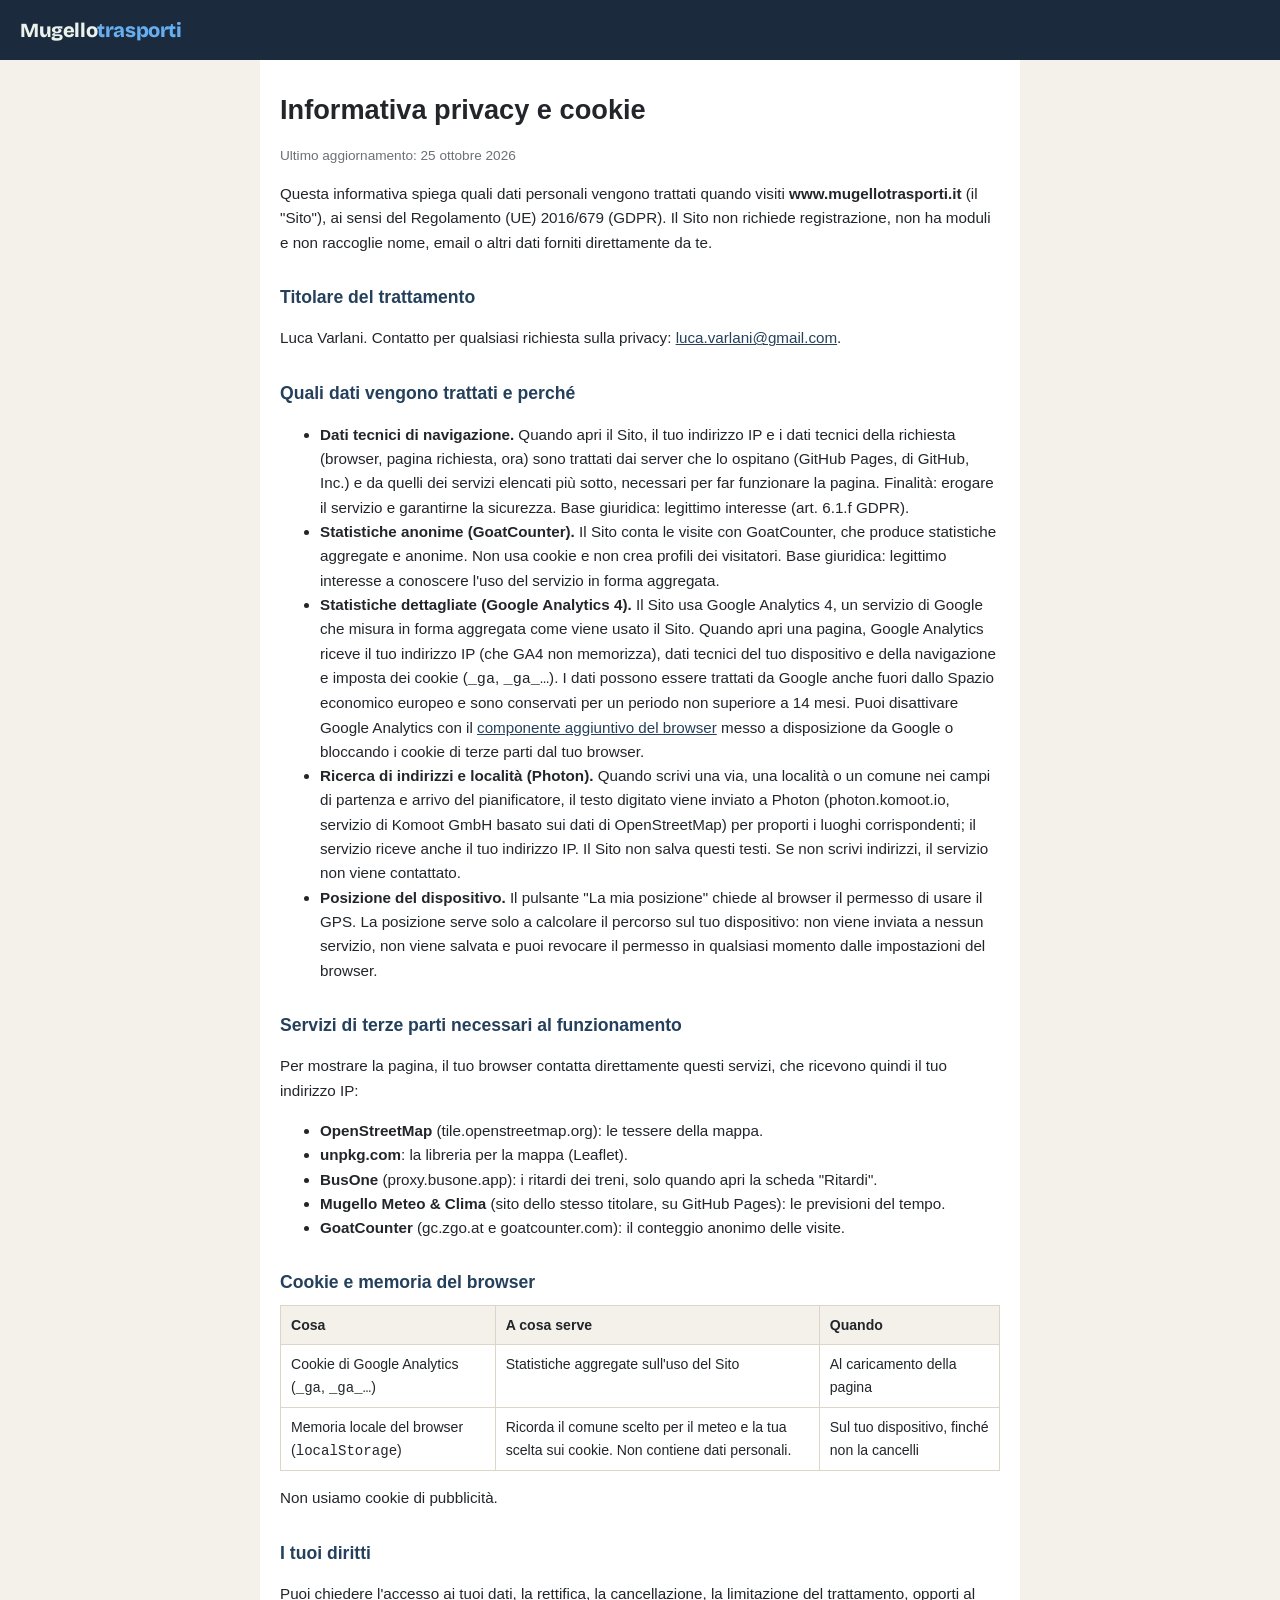
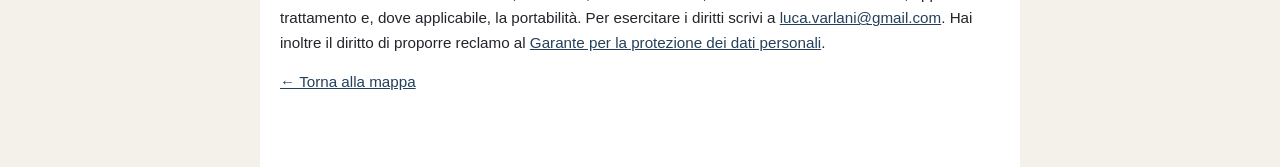
<file: privacy.html>
<!DOCTYPE html>
<html lang="it">
<head>
<meta charset="UTF-8">
<meta name="viewport" content="width=device-width, initial-scale=1.0">
<title>Informativa privacy e cookie | Mugellotrasporti</title>
<meta name="description" content="Informativa sulla privacy e sui cookie di Mugellotrasporti: quali dati vengono trattati, da chi e come esercitare i propri diritti.">
<meta name="robots" content="index, follow">
<link rel="canonical" href="https://www.mugellotrasporti.it/privacy.html">
<link rel="icon" href="img/favicon.svg" type="image/svg+xml">
<link rel="icon" href="img/favicon-32.png" sizes="32x32" type="image/png">
<style>
  @font-face { font-family: "Bricolage Grotesque"; font-weight: 800; src: url("fonts/bricolage-grotesque-800.woff2") format("woff2"); }
  * { box-sizing: border-box; }
  body { margin: 0; font-family: "Segoe UI", Roboto, Helvetica, Arial, sans-serif; color: #22252a; background: #f4f1ea; line-height: 1.6; }
  header { background: #1b2a3c; padding: 14px 20px; }
  header a { font-family: "Bricolage Grotesque", system-ui, sans-serif; font-weight: 800; font-size: 20px; letter-spacing: -0.02em; color: #eaf2ec; text-decoration: none; }
  header a span { color: #67aef0; }
  main { max-width: 760px; margin: 0 auto; padding: 28px 20px 60px; background: #fff; min-height: calc(100vh - 56px); }
  h1 { font-size: 1.7rem; margin: 0 0 4px; }
  h2 { font-size: 1.1rem; margin: 28px 0 6px; color: #24405c; }
  p, li { font-size: 0.95rem; }
  .meta { color: #6b6f76; font-size: 0.85rem; }
  table { border-collapse: collapse; width: 100%; font-size: 0.88rem; margin: 8px 0; }
  th, td { border: 1px solid #dcd6c9; padding: 8px 10px; text-align: left; vertical-align: top; }
  th { background: #f4f1ea; }
  a { color: #24405c; }
</style>
</head>
<body>
<header><a href="./">Mugello<span>trasporti</span></a></header>
<main>
  <h1>Informativa privacy e cookie</h1>
  <p class="meta">Ultimo aggiornamento: 25 ottobre 2026</p>

  <p>Questa informativa spiega quali dati personali vengono trattati quando visiti <b>www.mugellotrasporti.it</b> (il "Sito"),
    ai sensi del Regolamento (UE) 2016/679 (GDPR). Il Sito non richiede registrazione, non ha moduli e non raccoglie nome, email o altri dati forniti direttamente da te.</p>

  <h2>Titolare del trattamento</h2>
  <p>Luca Varlani. Contatto per qualsiasi richiesta sulla privacy: <a href="mailto:luca.varlani@gmail.com">luca.varlani@gmail.com</a>.</p>

  <h2>Quali dati vengono trattati e perché</h2>
  <ul>
    <li><b>Dati tecnici di navigazione.</b> Quando apri il Sito, il tuo indirizzo IP e i dati tecnici della richiesta (browser, pagina richiesta, ora) sono trattati dai server che lo ospitano
      (GitHub Pages, di GitHub, Inc.) e da quelli dei servizi elencati più sotto, necessari per far funzionare la pagina. Finalità: erogare il servizio e garantirne la sicurezza.
      Base giuridica: legittimo interesse (art. 6.1.f GDPR).</li>
    <li><b>Statistiche anonime (GoatCounter).</b> Il Sito conta le visite con GoatCounter, che produce statistiche aggregate e anonime. Non usa cookie e non crea profili dei visitatori.
      Base giuridica: legittimo interesse a conoscere l'uso del servizio in forma aggregata.</li>
    <li><b>Statistiche dettagliate (Google Analytics 4).</b> Il Sito usa Google Analytics 4, un servizio di Google che misura in forma aggregata come viene usato il Sito.
      Quando apri una pagina, Google Analytics riceve il tuo indirizzo IP (che GA4 non memorizza), dati tecnici del tuo dispositivo e della navigazione e imposta dei cookie
      (<code>_ga</code>, <code>_ga_&hellip;</code>). I dati possono essere trattati da Google anche fuori dallo Spazio economico europeo e sono conservati per un periodo non superiore a 14 mesi.
      Puoi disattivare Google Analytics con il <a href="https://tools.google.com/dlpage/gaoptout" rel="noopener">componente aggiuntivo del browser</a> messo a disposizione da Google
      o bloccando i cookie di terze parti dal tuo browser.</li>
    <li><b>Ricerca di indirizzi e località (Photon).</b> Quando scrivi una via, una località o un comune nei campi di partenza e arrivo del pianificatore,
      il testo digitato viene inviato a Photon (photon.komoot.io, servizio di Komoot GmbH basato sui dati di OpenStreetMap) per proporti i luoghi corrispondenti;
      il servizio riceve anche il tuo indirizzo IP. Il Sito non salva questi testi. Se non scrivi indirizzi, il servizio non viene contattato.</li>
    <li><b>Posizione del dispositivo.</b> Il pulsante "La mia posizione" chiede al browser il permesso di usare il GPS. La posizione serve solo a calcolare il percorso
      sul tuo dispositivo: non viene inviata a nessun servizio, non viene salvata e puoi revocare il permesso in qualsiasi momento dalle impostazioni del browser.</li>
  </ul>

  <h2>Servizi di terze parti necessari al funzionamento</h2>
  <p>Per mostrare la pagina, il tuo browser contatta direttamente questi servizi, che ricevono quindi il tuo indirizzo IP:</p>
  <ul>
    <li><b>OpenStreetMap</b> (tile.openstreetmap.org): le tessere della mappa.</li>
    <li><b>unpkg.com</b>: la libreria per la mappa (Leaflet).</li>
    <li><b>BusOne</b> (proxy.busone.app): i ritardi dei treni, solo quando apri la scheda "Ritardi".</li>
    <li><b>Mugello Meteo &amp; Clima</b> (sito dello stesso titolare, su GitHub Pages): le previsioni del tempo.</li>
    <li><b>GoatCounter</b> (gc.zgo.at e goatcounter.com): il conteggio anonimo delle visite.</li>
  </ul>

  <h2>Cookie e memoria del browser</h2>
  <table>
    <tr><th>Cosa</th><th>A cosa serve</th><th>Quando</th></tr>
    <tr><td>Cookie di Google Analytics (<code>_ga</code>, <code>_ga_…</code>)</td><td>Statistiche aggregate sull'uso del Sito</td><td>Al caricamento della pagina</td></tr>
    <tr><td>Memoria locale del browser (<code>localStorage</code>)</td><td>Ricorda il comune scelto per il meteo e la tua scelta sui cookie. Non contiene dati personali.</td><td>Sul tuo dispositivo, finché non la cancelli</td></tr>
  </table>
  <p>Non usiamo cookie di pubblicità.</p>

  <h2>I tuoi diritti</h2>
  <p>Puoi chiedere l'accesso ai tuoi dati, la rettifica, la cancellazione, la limitazione del trattamento, opporti al trattamento e, dove applicabile, la portabilità.
    Per esercitare i diritti scrivi a
    <a href="mailto:luca.varlani@gmail.com">luca.varlani@gmail.com</a>. Hai inoltre il diritto di proporre reclamo al
    <a href="https://www.garanteprivacy.it/" rel="noopener">Garante per la protezione dei dati personali</a>.</p>

  <p><a href="./">&larr; Torna alla mappa</a></p>
</main>
</body>
</html>
</file>
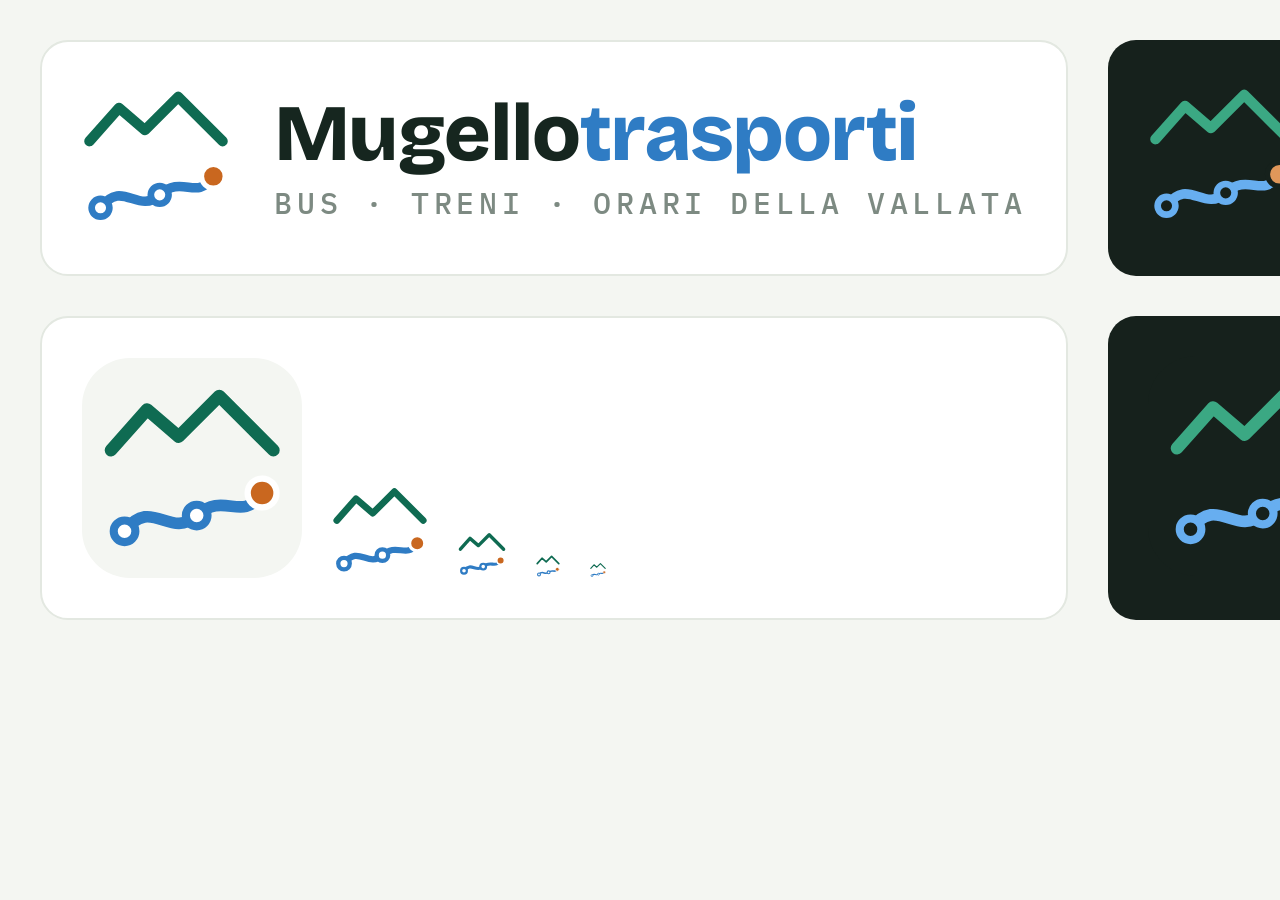
<file: tools/logo.html>
<!DOCTYPE html>
<html lang="it">
<head>
<meta charset="UTF-8">
<title>Logo Mugellotrasporti</title>
<style>
  @font-face { font-family: "Bricolage Grotesque"; font-weight: 800; src: url("../fonts/bricolage-grotesque-800.woff2") format("woff2"); }
  @font-face { font-family: "IBM Plex Mono"; font-weight: 500; src: url("../fonts/ibm-plex-mono-500.woff2") format("woff2"); }
  * { box-sizing: border-box; margin: 0; padding: 0; }
  :root { --ink:#16261f; --faint:#7d8a82; --pine:#0f6b52; --sky:#2f7cc4; --amber:#c9671f; --stop:#ffffff; --bg:#f4f6f2; }
  .dark { --ink:#eaf2ec; --faint:#adbcb2; --pine:#3ba883; --sky:#67aef0; --amber:#e0975a; --stop:#16211c; --bg:#16211c; }
  html, body { background: transparent; }
  .m-ridge { stroke: var(--pine); } .m-route { stroke: var(--sky); } .m-stop { fill: var(--stop); stroke: var(--sky); } .m-end { fill: var(--amber); stroke: var(--stop); }
  svg.mark { display: block; width: 100%; height: 100%; }

  .lockup { display: inline-flex; align-items: center; gap: 44px; font-family: "Bricolage Grotesque", system-ui, sans-serif; font-weight: 800; font-size: 80px; letter-spacing: -0.02em; line-height: 1; color: var(--ink); white-space: nowrap; }
  .lockup .mk { width: 148px; height: 148px; flex: none; }
  .lockup .sky { color: var(--sky); }
  .lockup small { display: block; margin-top: 14px; font-family: "IBM Plex Mono", ui-monospace, monospace; font-weight: 500; font-size: 30px; letter-spacing: 0.16em; text-transform: uppercase; color: var(--faint); }

  .stage { padding: 30px 40px; display: none; }
  .appicon { width: 512px; height: 512px; background: #f4f6f2; border-radius: 112px; display: none; align-items: center; justify-content: center; }
  .appicon svg { width: 82%; height: 82%; }
  .appicon.dark-bg { background: #16211c; }

  body.v-light .stage.lockup-stage, body.v-dark .stage.lockup-stage { display: inline-block; }
  body.v-mark .stage.mark-stage { display: block; width: 512px; height: 512px; padding: 24px; }
  body.v-icon .appicon { display: flex; }
  body.v-sheet { background: #f4f6f2; }
  body.v-sheet .sheet { display: grid; }
  .sheet { display: none; grid-template-columns: auto auto; gap: 40px; padding: 40px; width: 1700px; }
  .panel { padding: 40px; border-radius: 28px; }
  .panel.dark { background: #16211c; }
  .panel.light { background: #ffffff; border: 2px solid #e3e8e1; }
  .sheet .appicon { display: flex; width: 220px; height: 220px; border-radius: 48px; }
  .row { display: flex; gap: 24px; align-items: flex-end; flex-wrap: wrap; }
  .sizes { display: flex; gap: 30px; align-items: flex-end; }
</style>
</head>
<body>
  <svg width="0" height="0" style="position:absolute" aria-hidden="true">
    <defs>
      <symbol id="mark" viewBox="0 0 40 40" fill="none">
        <path class="m-ridge" d="M2 16 L10 7 L17 13 L26 4 L38 16" stroke-width="2.8" stroke-linecap="round" stroke-linejoin="round"/>
        <path class="m-route" d="M5 34 C11 26 15 36 21 30.5 C27 25 31 32 35 26" stroke-width="2.6" stroke-linecap="round" stroke-linejoin="round"/>
        <circle class="m-stop" cx="5" cy="34" r="2.4" stroke-width="1.8"/>
        <circle class="m-stop" cx="21" cy="30.5" r="2.4" stroke-width="1.8"/>
        <circle class="m-end" cx="35.5" cy="25.5" r="3.2" stroke-width="1.4"/>
      </symbol>
    </defs>
  </svg>

  <div class="stage lockup-stage">
    <div class="lockup"><span class="mk"><svg class="mark"><use href="#mark"/></svg></span>
      <span>Mugello<span class="sky">trasporti</span><small>Bus · treni · orari della vallata</small></span></div>
  </div>

  <div class="stage mark-stage"><svg class="mark"><use href="#mark"/></svg></div>

  <div class="appicon"><svg class="mark"><use href="#mark"/></svg></div>

  <div class="sheet">
    <div class="panel light">
      <div class="lockup"><span class="mk"><svg class="mark"><use href="#mark"/></svg></span>
        <span>Mugello<span class="sky">trasporti</span><small>Bus · treni · orari della vallata</small></span></div>
    </div>
    <div class="panel dark dark-theme">
      <div class="lockup dark"><span class="mk"><svg class="mark"><use href="#mark"/></svg></span>
        <span>Mugello<span class="sky">trasporti</span><small>Bus · treni · orari della vallata</small></span></div>
    </div>
    <div class="panel light">
      <div class="sizes">
        <div class="appicon"><svg class="mark"><use href="#mark"/></svg></div>
        <div style="width:96px;height:96px"><svg class="mark"><use href="#mark"/></svg></div>
        <div style="width:48px;height:48px"><svg class="mark"><use href="#mark"/></svg></div>
        <div style="width:24px;height:24px"><svg class="mark"><use href="#mark"/></svg></div>
        <div style="width:16px;height:16px"><svg class="mark"><use href="#mark"/></svg></div>
      </div>
    </div>
    <div class="panel dark dark-theme">
      <div class="sizes dark">
        <div class="appicon dark-bg"><svg class="mark"><use href="#mark"/></svg></div>
        <div style="width:96px;height:96px"><svg class="mark"><use href="#mark"/></svg></div>
        <div style="width:48px;height:48px"><svg class="mark"><use href="#mark"/></svg></div>
        <div style="width:24px;height:24px"><svg class="mark"><use href="#mark"/></svg></div>
      </div>
    </div>
  </div>

<script>
  const v = (location.hash || "#sheet").slice(1);
  document.body.classList.add("v-" + (["dark"].includes(v) ? "dark" : v));
  if (v === "dark") document.documentElement.classList.add("dark");
  document.querySelectorAll(".dark").forEach(el => el.style.setProperty("color-scheme", "dark"));
</script>
</body>
</html>
</file>
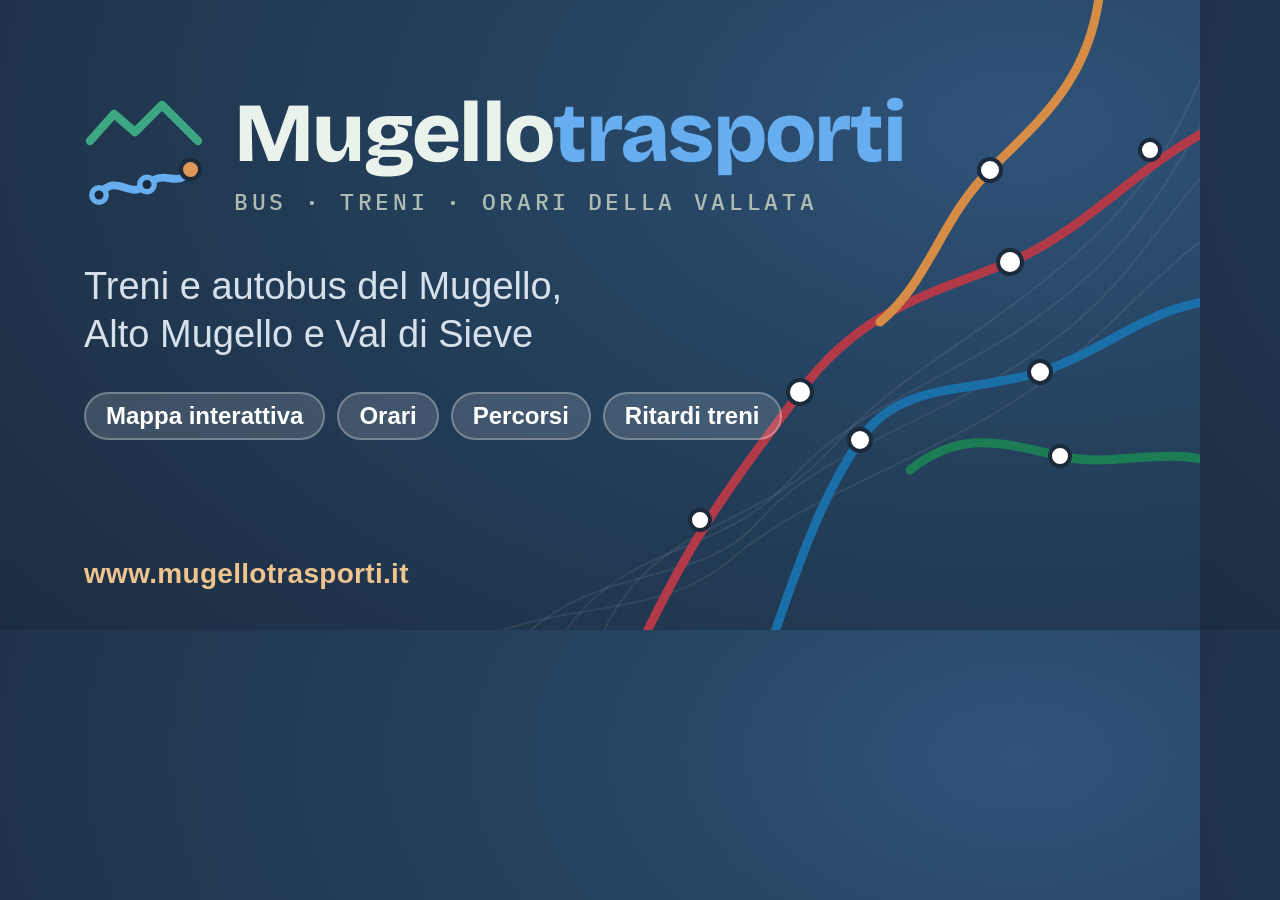
<file: tools/og-image.html>
<!DOCTYPE html>
<html lang="it">
<head>
<meta charset="UTF-8">
<title>Anteprima social</title>
<style>
  @font-face { font-family: "Bricolage Grotesque"; font-weight: 800; src: url("../fonts/bricolage-grotesque-800.woff2") format("woff2"); }
  @font-face { font-family: "IBM Plex Mono"; font-weight: 500; src: url("../fonts/ibm-plex-mono-500.woff2") format("woff2"); }
  * { box-sizing: border-box; margin: 0; padding: 0; }
  html, body { width: 1200px; height: 630px; overflow: hidden; }
  body {
    font-family: "Segoe UI", Roboto, Helvetica, Arial, sans-serif;
    color: #fff;
    background: radial-gradient(120% 140% at 85% 20%, #2f5379 0%, #24405c 38%, #1b2a3c 100%);
    position: relative;
  }
  svg.map { position: absolute; inset: 0; }
  .content { position: absolute; left: 84px; top: 92px; width: 800px; }
  .lockup { display: flex; align-items: center; gap: 30px; }
  .mk { width: 120px; height: 120px; flex: none; }
  .mk svg { display: block; width: 100%; height: 100%; }
  .word { font-family: "Bricolage Grotesque", system-ui, sans-serif; font-weight: 800; font-size: 84px; line-height: 1; letter-spacing: -0.02em; white-space: nowrap; color: #eaf2ec; }
  .word .sky { color: #67aef0; }
  .word small { display: block; margin-top: 14px; font-family: "IBM Plex Mono", ui-monospace, monospace; font-weight: 500; font-size: 23px; letter-spacing: 0.16em; text-transform: uppercase; color: #adbcb2; }
  .sub { margin-top: 50px; font-size: 38px; line-height: 1.25; color: #d7e1ec; }
  .chips { margin-top: 34px; display: flex; flex-wrap: wrap; gap: 12px; }
  .chip { padding: 8px 20px; border-radius: 999px; font-size: 24px; font-weight: 600; background: rgba(255,255,255,0.14); border: 2px solid rgba(255,255,255,0.28); }
  .domain { position: absolute; left: 84px; bottom: 40px; font-size: 28px; font-weight: 600; color: #f0c48f; letter-spacing: 0.3px; }
</style>
</head>
<body>
  <svg class="map" viewBox="0 0 1200 630" xmlns="http://www.w3.org/2000/svg" aria-hidden="true">
    <g fill="none" stroke="#ffffff" stroke-opacity="0.07" stroke-width="2">
      <path d="M560 640C620 540 720 560 790 480S960 380 1060 300 1180 150 1230 80"/>
      <path d="M520 640C600 560 700 590 760 520S940 420 1040 350 1160 210 1230 150"/>
      <path d="M600 640C650 520 760 530 830 450S980 340 1080 250 1190 90 1230 20"/>
      <path d="M480 640C560 600 660 620 730 560S900 470 1000 410 1140 280 1230 220"/>
    </g>
    <g fill="none" stroke-linecap="round" stroke-linejoin="round" stroke-width="9">
      <path d="M1236 118C1150 150 1090 230 1010 262S860 310 800 392 700 520 640 646" stroke="#b23a48"/>
      <path d="M1236 300C1160 296 1110 350 1040 372S900 380 860 440 800 560 770 646" stroke="#1b6fa8"/>
      <path d="M1100 -10C1090 80 1040 120 990 170S930 280 880 322" stroke="#d68c45"/>
      <path d="M1236 470C1170 440 1120 470 1060 456S960 430 910 470" stroke="#1c7c54"/>
    </g>
    <g stroke="#1b2a3c" stroke-width="4">
      <circle cx="1010" cy="262" r="12" fill="#fff"/>
      <circle cx="800" cy="392" r="12" fill="#fff"/>
      <circle cx="1040" cy="372" r="11" fill="#fff"/>
      <circle cx="860" cy="440" r="11" fill="#fff"/>
      <circle cx="990" cy="170" r="11" fill="#fff"/>
      <circle cx="1060" cy="456" r="10" fill="#fff"/>
      <circle cx="1150" cy="150" r="10" fill="#fff"/>
      <circle cx="700" cy="520" r="10" fill="#fff"/>
    </g>
  </svg>

  <div class="content">
    <div class="lockup">
      <span class="mk"><svg viewBox="0 0 40 40" fill="none" aria-hidden="true">
        <path d="M2 16 L10 7 L17 13 L26 4 L38 16" stroke="#3ba883" stroke-width="2.8" stroke-linecap="round" stroke-linejoin="round"/>
        <path d="M5 34 C11 26 15 36 21 30.5 C27 25 31 32 35 26" stroke="#67aef0" stroke-width="2.6" stroke-linecap="round" stroke-linejoin="round"/>
        <circle cx="5" cy="34" r="2.4" fill="#1b2a3c" stroke="#67aef0" stroke-width="1.8"/>
        <circle cx="21" cy="30.5" r="2.4" fill="#1b2a3c" stroke="#67aef0" stroke-width="1.8"/>
        <circle cx="35.5" cy="25.5" r="3.2" fill="#e0975a" stroke="#1b2a3c" stroke-width="1.4"/>
      </svg></span>
      <div class="word">Mugello<span class="sky">trasporti</span><small>Bus &middot; treni &middot; orari della vallata</small></div>
    </div>
    <div class="sub">Treni e autobus del Mugello,<br>Alto Mugello e Val di Sieve</div>
    <div class="chips">
      <span class="chip">Mappa interattiva</span>
      <span class="chip">Orari</span>
      <span class="chip">Percorsi</span>
      <span class="chip">Ritardi treni</span>
    </div>
  </div>
  <div class="domain">www.mugellotrasporti.it</div>
</body>
</html>
</file>
